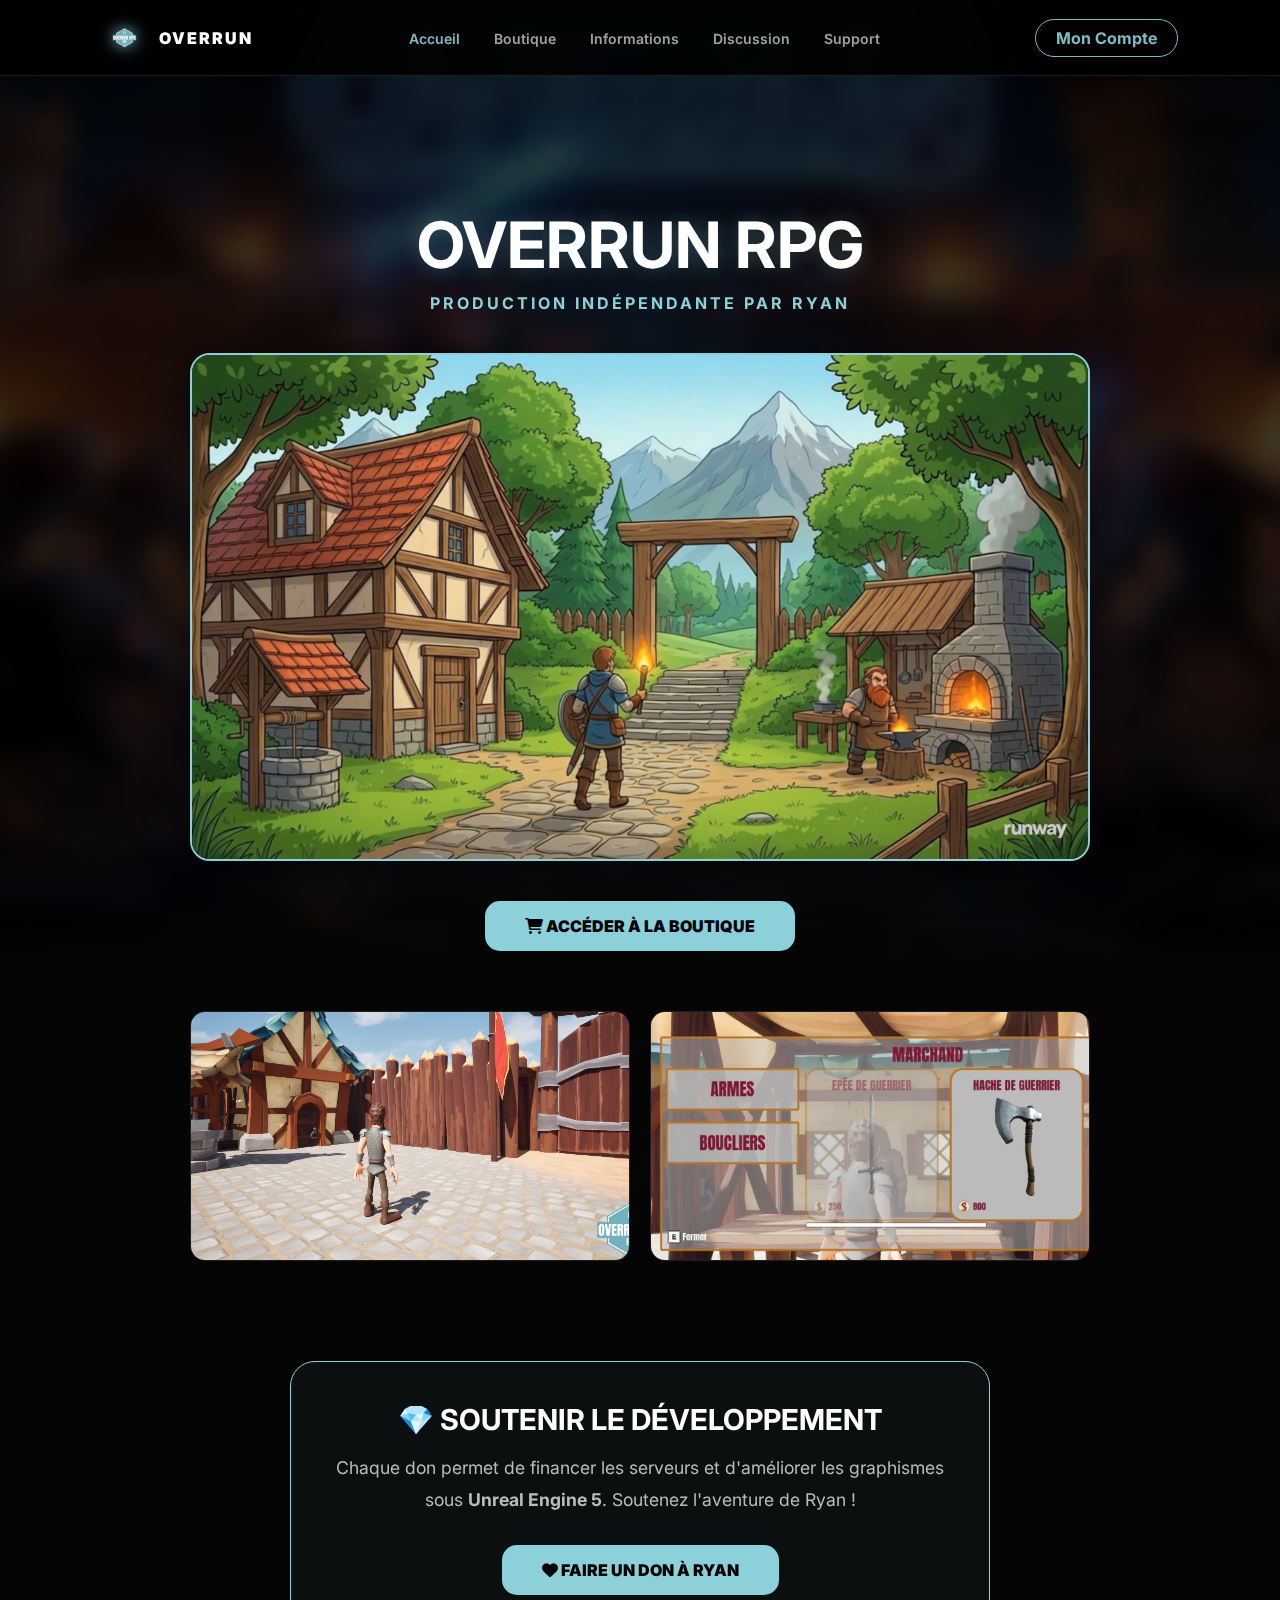
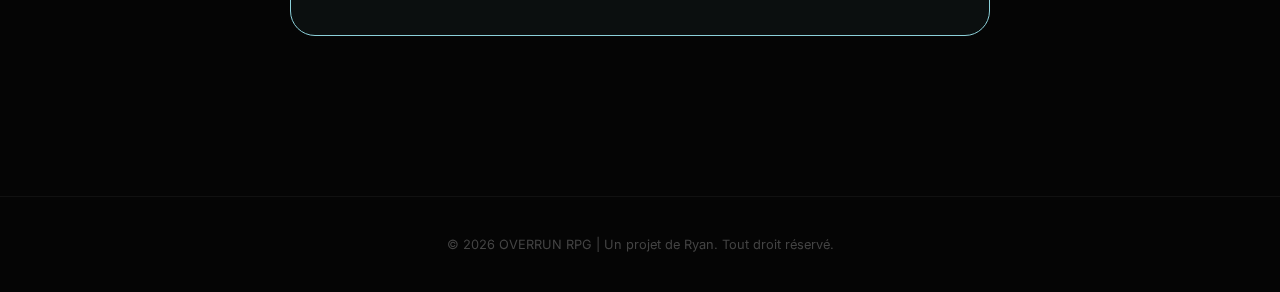
<file: index.html>
<!DOCTYPE html>
<html lang="fr">
<head>
    <meta charset="UTF-8">
    <title>OVERRUN | Officiel</title>
    <link rel="icon" type="image/png" href="logo.png">
    <link rel="stylesheet" href="style.css">
    <link rel="stylesheet" href="https://cdnjs.cloudflare.com/ajax/libs/font-awesome/6.0.0/css/all.min.css">
    <style>
        /* --- STYLES EXISTANTS --- */
        .btn-turquoise {
            display: inline-block;
            background-color: #8cd0d9;
            color: #000;
            padding: 15px 40px;
            border-radius: 15px;
            font-weight: 900;
            text-decoration: none;
            text-transform: uppercase;
            border: none;
            cursor: pointer;
            transition: all 0.3s ease;
        }
        .btn-turquoise:hover {
            transform: scale(1.05);
            box-shadow: 0 0 25px rgba(140, 208, 217, 0.5);
            background-color: #fff;
        }

        .img-container {
            width: 100%;
            height: 250px;
            overflow: hidden;
            border-radius: 15px;
            border: 1px solid rgba(255,255,255,0.1);
            transition: 0.3s;
        }
        .img-container:hover {
            border-color: #8cd0d9;
            transform: translateY(-5px);
        }
        .img-container img {
            width: 100%;
            height: 100%;
            object-fit: cover;
            display: block;
        }

        .bg-blurred {
            transition: transform 0.1s ease-out;
            pointer-events: none;
        }

        .donation-card {
            background: rgba(140, 208, 217, 0.05); 
            border: 1px solid #8cd0d9; 
            padding: 40px; 
            border-radius: 25px; 
            max-width: 700px; 
            margin: 0 auto;
            backdrop-filter: blur(10px);
            transition: 0.4s;
        }

        /* --- STYLES DU POP-UP --- */
        .modal-overlay {
            position: fixed;
            top: 0; left: 0; width: 100%; height: 100%;
            background: rgba(0, 0, 0, 0.85);
            backdrop-filter: blur(10px);
            display: flex; justify-content: center; align-items: center;
            z-index: 10000;
            visibility: hidden; opacity: 0;
            transition: 0.4s;
            cursor: pointer; /* Indique qu'on peut cliquer pour fermer */
        }
        .modal-overlay.active { visibility: visible; opacity: 1; }

        .modal-content {
            background: #111;
            border: 2px solid #8cd0d9;
            padding: 40px;
            border-radius: 30px;
            text-align: center;
            max-width: 450px;
            width: 90%;
            position: relative; /* Pour placer la croix par rapport au carré */
            box-shadow: 0 0 50px rgba(140, 208, 217, 0.3);
            transform: translateY(-30px);
            transition: 0.5s;
            cursor: default; /* Remet le curseur normal sur le contenu */
        }
        .modal-overlay.active .modal-content { transform: translateY(0); }

        /* LA CROIX ROUGE */
        .btn-close-red {
            position: absolute;
            top: -15px;
            right: -15px;
            background: #ff4444;
            color: white;
            width: 35px;
            height: 35px;
            border-radius: 50%;
            display: flex;
            align-items: center;
            justify-content: center;
            font-size: 1.2rem;
            cursor: pointer;
            border: 2px solid #fff;
            box-shadow: 0 0 15px rgba(255, 68, 68, 0.5);
            transition: 0.3s;
        }
        .btn-close-red:hover {
            transform: scale(1.1) rotate(90deg);
            background: #ff0000;
        }

        .social-btn {
            display: flex; align-items: center; justify-content: center;
            gap: 15px; padding: 15px; margin: 12px 0;
            border-radius: 12px; text-decoration: none;
            font-weight: bold; font-size: 1rem; transition: 0.3s;
            text-transform: uppercase;
        }
        .btn-yt { background: #ff0000; color: white; }
        .btn-ds { background: #5865F2; color: white; }
        .btn-dn { background: #8cd0d9; color: black; }
        
        .social-btn:hover { transform: scale(1.03); filter: brightness(1.2); }
    </style>
</head>
<body>

    <div class="modal-overlay" id="welcomeModal" onclick="closePopup()">
        <div class="modal-content" onclick="event.stopPropagation()">
            <div class="btn-close-red" onclick="closePopup()">
                <i class="fas fa-times"></i>
            </div>
            
            <h2 style="color: #fff; margin-bottom: 10px; letter-spacing: 2px;">REJOINS L'AVENTURE</h2>
            <p style="color: #8cd0d9; margin-bottom: 25px; font-size: 0.9rem;">Suis le projet de Ryan sur tous les réseaux !</p>
            
            <a href="https://youtube.com/@ryang-force?si=qOozt6OVZR-btFya" target="_blank" class="social-btn btn-yt">
                <i class="fab fa-youtube"></i> Ma Chaîne Youtube
            </a>

            <a href="https://discord.gg/MxCnDspx9F" target="_blank" class="social-btn btn-ds">
                <i class="fab fa-discord"></i> Serveur Discord
            </a>

            <a href="https://www.onparticipe.fr/c/5rxJ1liu" target="_blank" class="social-btn btn-dn">
                <i class="fas fa-heart"></i> Faire un don (Cagnotte)
            </a>
        </div>
    </div>

    <div class="bg-blurred"></div>
    <header>
        <a href="index.html" class="brand"><img src="logo.png" alt="Logo"><span class="brand-text">OVERRUN</span></a>
        <nav>
            <a href="index.html" class="active">Accueil</a>
            <a href="boutique.html">Boutique</a>
            <a href="informations.html">Informations</a>
            <a href="discussion.html">Discussion</a> 
            <a href="support.html">Support</a>
        </nav>
        <a href="compte.html" class="btn-account">Mon Compte</a>
    </header>

    <main class="container" style="text-align: center; margin-top: 50px;">
        <h1 style="font-size: 4rem; margin-bottom: 10px; text-shadow: 0 0 20px rgba(140, 208, 217, 0.3);">OVERRUN RPG</h1>
        <p style="color: #8cd0d9; margin-bottom: 40px; letter-spacing: 3px; font-weight: bold; text-transform: uppercase;">Production Indépendante par Ryan</p>

        <div style="width: 100%; max-width: 900px; margin: 0 auto 40px auto; border-radius: 20px; overflow: hidden; border: 2px solid #8cd0d9; box-shadow: 0 10px 40px rgba(0,0,0,0.5);">
            <video autoplay muted loop playsinline style="width: 100%; display: block;">
                <source src="ton-trailer.mp4" type="video/mp4">
            </video>
        </div>

        <div style="margin-bottom: 60px;">
            <a href="boutique.html" class="btn-turquoise"><i class="fas fa-shopping-cart"></i> ACCÉDER À LA BOUTIQUE</a>
        </div>

        <div style="display: grid; grid-template-columns: 1fr 1fr; gap: 20px; max-width: 900px; margin: 0 auto;">
            <div class="img-container">
                <img src="image1.jpg" alt="Capture Combat">
            </div>
            <div class="img-container">
                <img src="image2.jpg" alt="Capture Village">
            </div>
        </div>

        <div style="margin-top: 100px; padding-bottom: 80px;">
            <div class="donation-card">
                <h3 style="color: #fff; margin-bottom: 15px; font-size: 1.8rem;">💎 SOUTENIR LE DÉVELOPPEMENT</h3>
                <p style="color: #bbb; margin-bottom: 30px; line-height: 1.8; font-size: 1.1rem;">
                    Chaque don permet de financer les serveurs et d'améliorer les graphismes sous <strong>Unreal Engine 5</strong>. Soutenez l'aventure de Ryan !
                </p>
                <a href="https://www.onparticipe.fr/c/5rxJ1liu" target="_blank" class="btn-turquoise">
                    <i class="fas fa-heart"></i> FAIRE UN DON À RYAN
                </a>
            </div>
        </div>

    </main>

    <footer style="text-align: center; padding: 40px; color: #444; font-size: 0.8rem; border-top: 1px solid rgba(255,255,255,0.05);">
        &copy; 2026 OVERRUN RPG | Un projet de Ryan. Tout droit réservé.
    </footer>

    <script>
        document.addEventListener("mousemove", function(e) {
            const bg = document.querySelector(".bg-blurred");
            if (bg) {
                const moveX = (window.innerWidth / 2 - e.pageX) / 45;
                const moveY = (window.innerHeight / 2 - e.pageY) / 45;
                bg.style.transform = `scale(1.1) translate(${moveX}px, ${moveY}px)`;
            }
        });

        window.onload = function() {
            setTimeout(() => {
                document.getElementById('welcomeModal').classList.add('active');
            }, 800);
        };

        function closePopup() {
            document.getElementById('welcomeModal').classList.remove('active');
        }
    </script>
</body>

</html>
</file>
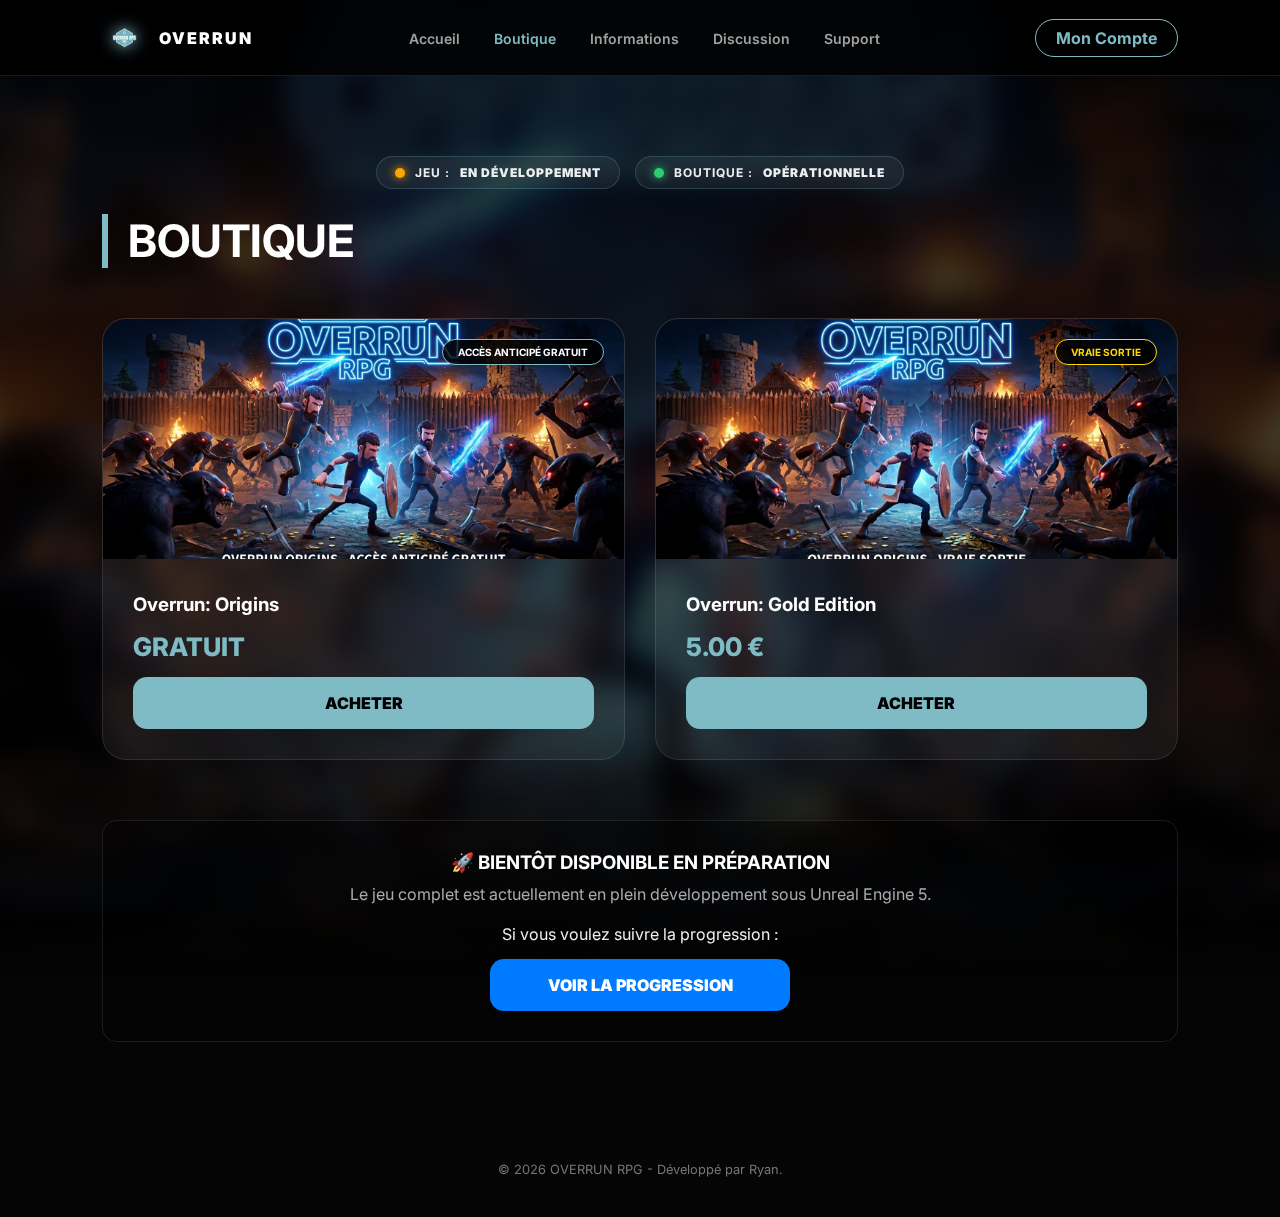
<file: boutique.html>
<!DOCTYPE html>
<html lang="fr">
<head>
    <meta charset="UTF-8">
    <title>Boutique | OVERRUN</title>
    <link rel="icon" type="image/png" href="logo.png">
    <link rel="stylesheet" href="style.css">
    <link rel="stylesheet" href="https://cdnjs.cloudflare.com/ajax/libs/font-awesome/6.0.0/css/all.min.css">
    <style>
        /* --- SYSTÈME DE STATUT DES SERVICES --- */
        .service-status-container {
            display: flex;
            justify-content: center;
            gap: 15px;
            margin-bottom: 25px;
            flex-wrap: wrap;
        }

        .status-item {
            background: rgba(255, 255, 255, 0.05);
            border: 1px solid rgba(140, 208, 217, 0.2);
            padding: 8px 18px;
            border-radius: 50px;
            font-size: 0.75rem;
            color: #eee;
            display: flex;
            align-items: center;
            gap: 10px;
            letter-spacing: 1px;
            text-transform: uppercase;
            font-weight: bold;
            transition: 0.3s;
        }

        .status-item:hover {
            border-color: #8cd0d9;
            background: rgba(140, 208, 217, 0.1);
            transform: translateY(-2px);
        }

        /* Point clignotant */
        .dot {
            height: 10px;
            width: 10px;
            border-radius: 50%;
            display: inline-block;
        }

        .dot-orange {
            background-color: #ffa500;
            box-shadow: 0 0 10px #ffa500;
            animation: blink 1.5s infinite;
        }

        .dot-green {
            background-color: #2ecc71;
            box-shadow: 0 0 10px #2ecc71;
        }

        @keyframes blink {
            0% { opacity: 1; transform: scale(1); }
            50% { opacity: 0.4; transform: scale(0.8); }
            100% { opacity: 1; transform: scale(1); }
        }
    </style>
</head>
<body>
    <div class="bg-blurred"></div>
    <header>
        <a href="index.html" class="brand"><img src="logo.png" alt="Logo"><span class="brand-text">OVERRUN</span></a>
        <nav>
            <a href="index.html">Accueil</a>
            <a href="boutique.html" class="active">Boutique</a>
            <a href="informations.html">Informations</a>
            <a href="discussion.html">Discussion</a>
            <a href="support.html">Support</a>
        </nav>
        <a href="compte.html" class="btn-account">Mon Compte</a>
    </header>

    <div class="container">
        
        <div class="service-status-container">
            <div class="status-item">
                <span class="dot dot-orange"></span>
                JEU : <strong>EN DÉVELOPPEMENT</strong>
            </div>
            <div class="status-item">
                <span class="dot dot-green"></span>
                BOUTIQUE : <strong>OPÉRATIONNELLE</strong>
            </div>
        </div>

        <h2 class="section-title">Boutique</h2>
        
        <div class="games-grid">
            <div class="game-card">
                <div class="card-badge">ACCÈS ANTICIPÉ GRATUIT</div>
                <img src="image-anticipe.jpg" class="game-img">
                <div class="card-body">
                    <h3>Overrun: Origins</h3>
                    <span class="price">GRATUIT</span>
                    <a href="https://gamryan.itch.io/overrun-rpg" target="_blank" class="btn-buy">ACHETER</a>
                </div>
            </div>

            <div class="game-card">
                <div class="card-badge" style="border-color:#ffd700; color:#ffd700">VRAIE SORTIE</div>
                <img src="image-gold.jpg" class="game-img">
                <div class="card-body">
                    <h3>Overrun: Gold Edition</h3>
                    <span class="price">5.00 €</span>
                    <a href="https://gamryan.itch.io/overrun-rpg" target="_blank" class="btn-buy">ACHETER</a>
                </div>
            </div>
        </div>

        <div style="margin-top: 60px; padding: 30px; background: rgba(0, 0, 0, 0.4); border: 1px solid rgba(255,255,255,0.1); border-radius: 15px; text-align: center;">
            <h3 style="color: #fff; margin-bottom: 10px;">🚀 BIENTÔT DISPONIBLE EN PRÉPARATION</h3>
            <p style="color: #aaa; margin-bottom: 20px;">Le jeu complet est actuellement en plein développement sous Unreal Engine 5.</p>
            
            <p style="margin-bottom: 15px; color: #eee;">Si vous voulez suivre la progression :</p>
            
            <a href="roadmap.html" class="btn-buy" style="background-color: #007bff; border: none; color: white; display: inline-block; max-width: 300px; text-decoration: none;">
                VOIR LA PROGRESSION
            </a>
        </div>
    </div>

    <footer style="text-align: center; padding: 40px; color: #777; font-size: 0.8rem;">
        &copy; 2026 OVERRUN RPG - Développé par Ryan.
    </footer>
</body>
</html>
</file>
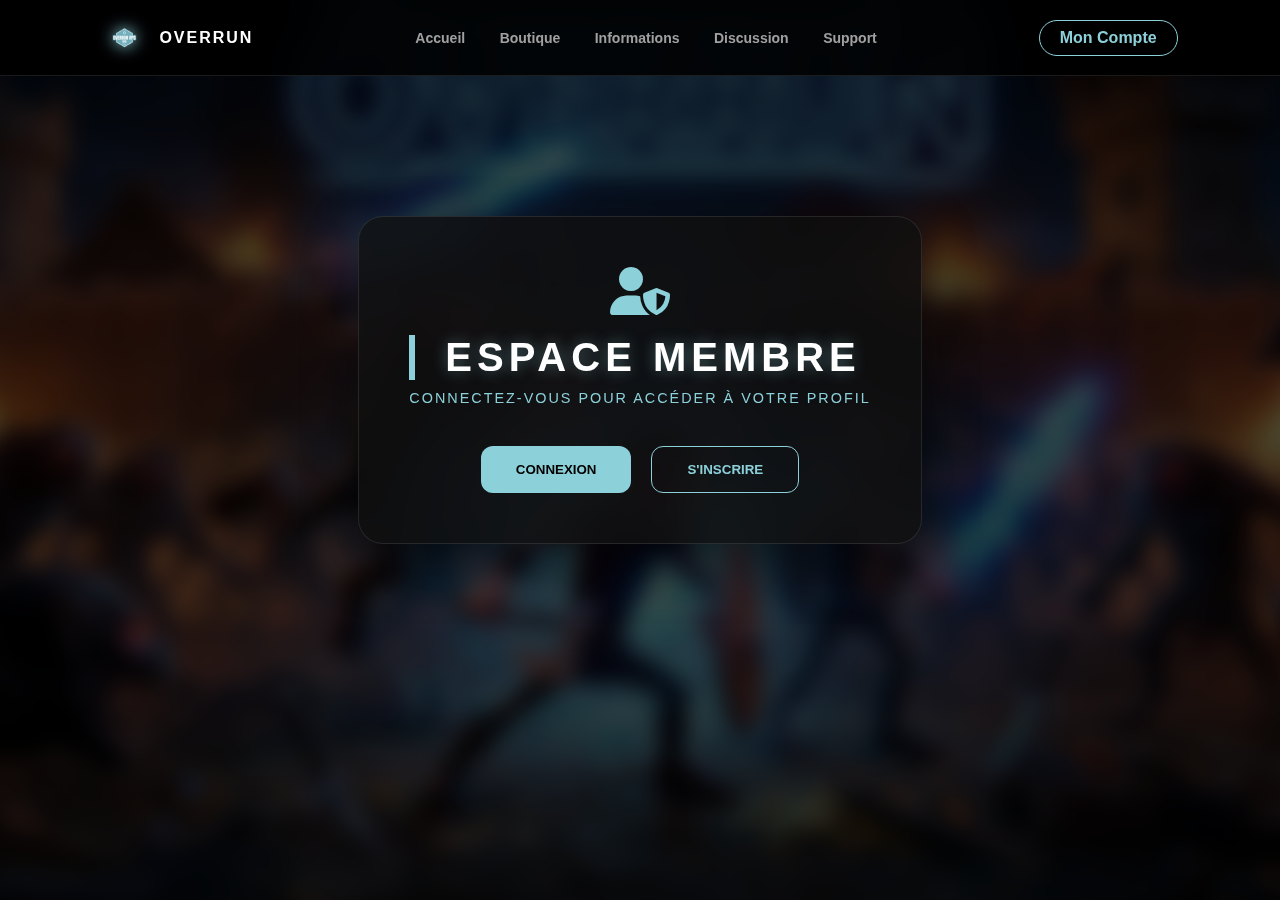
<file: compte.html>
<!DOCTYPE html>
<html lang="fr">
<head>
    <meta charset="UTF-8">
    <meta name="viewport" content="width=device-width, initial-scale=1.0">
    <title>Mon Profil | OVERRUN</title>
    <link rel="icon" type="image/png" href="logo.png">
    <link rel="stylesheet" href="style.css">
    <link rel="stylesheet" href="https://cdnjs.cloudflare.com/ajax/libs/font-awesome/6.4.0/css/all.min.css">
    
    <style>
        :root {
            --accent: #8cd0d9;
            --accent-glow: rgba(140, 208, 217, 0.4);
            --bg-dark: #0a0b0d;
            --glass: rgba(255, 255, 255, 0.03);
            --glass-border: rgba(255, 255, 255, 0.1);
            --error: #ff4d4d;
            --success: #2ecc71;
        }

        body {
            margin: 0;
            font-family: 'Segoe UI', Roboto, sans-serif;
            background-color: var(--bg-dark);
            color: white;
            min-height: 100vh;
        }

        .bg-blurred {
            position: fixed;
            top: 0; left: 0; width: 100%; height: 100%;
            background: linear-gradient(rgba(0,0,0,0.7), rgba(0,0,0,0.7)), url('fond-accueil.jpg');
            background-size: cover;
            background-position: center;
            z-index: -1;
            filter: blur(10px);
            transform: scale(1.1);
        }

        .container {
            max-width: 1000px;
            margin: 120px auto 50px;
            padding: 20px;
            animation: fadeIn 0.8s ease-out;
        }

        @keyframes fadeIn {
            from { opacity: 0; transform: translateY(20px); }
            to { opacity: 1; transform: translateY(0); }
        }

        .auth-card {
            background: rgba(15, 15, 15, 0.8);
            backdrop-filter: blur(20px);
            border: 1px solid var(--glass-border);
            border-radius: 25px;
            padding: 50px;
            text-align: center;
            box-shadow: 0 20px 50px rgba(0,0,0,0.5);
            position: relative;
        }

        .section-title {
            font-size: 2.5rem;
            text-transform: uppercase;
            letter-spacing: 5px;
            margin-bottom: 10px;
            text-shadow: 0 0 15px var(--accent-glow);
        }

        .section-subtitle {
            color: var(--accent);
            font-size: 0.9rem;
            margin-bottom: 40px;
            text-transform: uppercase;
            letter-spacing: 2px;
        }

        .btn-main {
            background: var(--accent);
            color: black;
            border: none;
            padding: 15px 35px;
            border-radius: 12px;
            font-weight: 900;
            cursor: pointer;
            transition: 0.3s;
            text-transform: uppercase;
            display: inline-flex;
            align-items: center;
            gap: 10px;
        }

        .btn-main:hover {
            transform: scale(1.05);
            box-shadow: 0 10px 20px var(--accent-glow);
        }

        .btn-outline {
            background: transparent;
            border: 1px solid var(--accent);
            color: var(--accent);
        }

        .modal {
            position: fixed;
            top: 0; left: 0; width: 100%; height: 100%;
            background: rgba(0,0,0,0.9);
            backdrop-filter: blur(15px);
            display: none;
            justify-content: center;
            align-items: center;
            z-index: 9999;
        }

        .modal-content {
            background: #111;
            border: 1px solid var(--accent);
            padding: 40px;
            border-radius: 30px;
            width: 90%;
            max-width: 400px;
            position: relative;
        }

        .close-modal {
            position: absolute;
            top: 20px; right: 20px;
            color: white;
            font-size: 1.5rem;
            cursor: pointer;
        }

        /* Notifications style pro */
        .status-msg {
            font-size: 0.85rem;
            margin-bottom: 20px;
            padding: 12px;
            border-radius: 10px;
            display: none;
            font-weight: 600;
            text-transform: uppercase;
            letter-spacing: 1px;
        }

        .error-msg { color: var(--error); background: rgba(255, 77, 77, 0.1); border-left: 4px solid var(--error); }
        .success-msg { color: var(--success); background: rgba(46, 204, 113, 0.1); border-left: 4px solid var(--success); }

        .input-group {
            margin-bottom: 20px;
            text-align: left;
        }

        .input-group label {
            display: block;
            margin-bottom: 8px;
            color: #888;
            font-size: 0.8rem;
            text-transform: uppercase;
        }

        .input-group input {
            width: 100%;
            background: rgba(255,255,255,0.05);
            border: 1px solid rgba(255,255,255,0.1);
            padding: 12px 15px;
            border-radius: 10px;
            color: white;
            outline: none;
            box-sizing: border-box;
        }

        .input-group input:focus { border-color: var(--accent); }

        .settings-container {
            margin-top: 40px;
            padding-top: 30px;
            border-top: 1px solid var(--glass-border);
            text-align: left;
        }

        .settings-grid {
            display: grid;
            grid-template-columns: repeat(auto-fit, minmax(250px, 1fr));
            gap: 20px;
        }

        .profile-header {
            display: flex;
            align-items: center;
            gap: 25px;
            margin-bottom: 30px;
            text-align: left;
        }

        .profile-avatar {
            width: 80px; height: 80px;
            background: var(--accent);
            border-radius: 20px;
            display: flex; align-items: center; justify-content: center;
            font-size: 2rem; color: black;
        }
    </style>
</head>
<body>
    <div class="bg-blurred"></div>

    <header>
        <a href="index.html" class="brand">
            <img src="logo.png" alt="Logo">
            <span class="brand-text">OVERRUN</span>
        </a>
        <nav>
            <a href="index.html">Accueil</a>
            <a href="boutique.html">Boutique</a>
            <a href="informations.html">Informations</a>
            <a href="discussion.html">Discussion</a>
            <a href="support.html">Support</a>
        </nav>
        <a href="compte.html" class="btn-account active">Mon Compte</a>
    </header>

    <div class="container">
        <div id="auth-ui" class="auth-card">
            <i class="fas fa-user-shield" style="font-size: 3rem; color: var(--accent); margin-bottom: 20px;"></i>
            <h2 class="section-title">Espace Membre</h2>
            <p class="section-subtitle">Connectez-vous pour accéder à votre profil</p>
            <div style="display: flex; gap: 20px; justify-content: center;">
                <button class="btn-main" onclick="openM('login-m')">CONNEXION</button>
                <button class="btn-main btn-outline" onclick="openM('reg-m')">S'INSCRIRE</button>
            </div>
        </div>

        <div id="user-ui" style="display:none;" class="auth-card">
            <div class="profile-header">
                <div class="profile-avatar"><i class="fas fa-user"></i></div>
                <div>
                    <h2 id="display-u" style="margin:0; font-size: 2rem;">Pseudo</h2>
                    <p id="display-e" style="margin:5px 0 0 0; color: #888;"></p>
                </div>
            </div>

            <div class="settings-container">
                <h3 style="color: var(--accent); margin-bottom: 25px;"><i class="fas fa-cog"></i> Paramètres</h3>
                
                <div id="status-msg" class="status-msg"></div>
                
                <div class="settings-grid">
                    <div class="input-group">
                        <label>Changer le Pseudo</label>
                        <input type="text" id="set-u">
                    </div>
                    <div class="input-group">
                        <label>Changer l'Email</label>
                        <input type="email" id="set-e">
                    </div>
                    <div class="input-group">
                        <label>Nouveau Mot de passe</label>
                        <input type="password" id="set-p" placeholder="Laisser vide pour garder l'actuel">
                    </div>
                </div>

                <div style="display: flex; gap: 15px; margin-top: 20px;">
                    <button class="btn-main" onclick="updateAccount()">SAUVEGARDER</button>
                    <button onclick="logout()" class="btn-main" style="background: var(--error); color: white;">DECONNEXION</button>
                </div>
            </div>
        </div>
    </div>

    <div id="login-m" class="modal">
        <div class="modal-content">
            <span class="close-modal" onclick="closeM('login-m')">&times;</span>
            <h3 style="color: var(--accent);">CONNEXION</h3>
            <div id="login-status" class="status-msg"></div>
            <div class="input-group"><label>Email</label><input type="email" id="l-e"></div>
            <div class="input-group"><label>Mot de passe</label><input type="password" id="l-p"></div>
            <button class="btn-main" style="width: 100%; justify-content: center;" onclick="login()">Se connecter</button>
        </div>
    </div>

    <div id="reg-m" class="modal">
        <div class="modal-content">
            <span class="close-modal" onclick="closeM('reg-m')">&times;</span>
            <h3 style="color: var(--accent);">S'INSCRIRE</h3>
            <div id="reg-status" class="status-msg"></div>
            <div class="input-group"><label>Pseudo</label><input type="text" id="r-u"></div>
            <div class="input-group"><label>Email (@gmail, @hotmail... + .com, .fr...)</label><input type="email" id="r-e"></div>
            <div class="input-group"><label>Mot de passe</label><input type="password" id="r-p"></div>
            <button class="btn-main" style="width: 100%; justify-content: center;" onclick="register()">Créer mon compte</button>
        </div>
    </div>

    <script>
        const openM = (id) => document.getElementById(id).style.display='flex';
        const closeM = (id) => document.getElementById(id).style.display='none';
        
        function notify(id, msg, type) {
            const el = document.getElementById(id);
            el.innerText = msg;
            el.className = 'status-msg ' + (type === 'success' ? 'success-msg' : 'error-msg');
            el.style.display = 'block';
            if(type === 'success') setTimeout(() => location.reload(), 1200);
        }

        // --- Vérification Email Stricte ---
        function isValidEmail(email) {
            // Vérifie le format : texte + @ + texte + . + extension (2 lettres min)
            const regex = /^[^\s@]+@[^\s@]+\.[a-zA-Z]{2,}$/;
            return regex.test(email);
        }

        function register() {
            const u = document.getElementById('r-u').value.trim(), e = document.getElementById('r-e').value.trim(), p = document.getElementById('r-p').value;
            
            if(u.length < 3) return notify('reg-status', "Pseudo trop court.", 'error');
            if(!isValidEmail(e)) return notify('reg-status', "Format d'email invalide (ex: nom@domaine.com).", 'error');
            if(p.length < 8) return notify('reg-status', "MDP trop court (8 min).", 'error');

            let users = JSON.parse(localStorage.getItem('users')) || [];
            if(users.some(x => x.u.toLowerCase() === u.toLowerCase())) return notify('reg-status', "Pseudo déjà pris.", 'error');
            if(users.some(x => x.e === e)) return notify('reg-status', "Email déjà utilisé.", 'error');

            const newUser = {u, e, p, banned: false};
            users.push(newUser);
            localStorage.setItem('users', JSON.stringify(users));
            
            // CONNEXION AUTOMATIQUE
            localStorage.setItem('session', JSON.stringify(newUser));
            notify('reg-status', "Compte créé ! Bienvenue.", 'success');
        }

        function login() {
            const e = document.getElementById('l-e').value.trim(), p = document.getElementById('l-p').value;
            const users = JSON.parse(localStorage.getItem('users')) || [];
            const user = users.find(x => x.e === e && x.p === p);
            
            if(!user) return notify('login-status', "Identifiants incorrects.", 'error');
            localStorage.setItem('session', JSON.stringify(user)); 
            notify('login-status', "Connexion réussie !", 'success');
        }

        function updateAccount() {
            let users = JSON.parse(localStorage.getItem('users'));
            let session = JSON.parse(localStorage.getItem('session'));
            const idx = users.findIndex(x => x.e === session.e);
            
            const newU = document.getElementById('set-u').value.trim();
            const newE = document.getElementById('set-e').value.trim();
            const newP = document.getElementById('set-p').value;

            if(newU && newU !== session.u) {
                if(users.some(x => x.u.toLowerCase() === newU.toLowerCase())) return notify('status-msg', "Pseudo déjà pris.", 'error');
                users[idx].u = newU; session.u = newU;
            }
            if(newE && newE !== session.e) {
                if(!isValidEmail(newE)) return notify('status-msg', "Format email invalide.", 'error');
                if(users.some(x => x.e === newE)) return notify('status-msg', "Email déjà utilisé.", 'error');
                users[idx].e = newE; session.e = newE;
            }
            if(newP) {
                if(newP.length < 8) return notify('status-msg', "8 caractères min pour le MDP.", 'error');
                users[idx].p = newP; session.p = newP;
            }

            localStorage.setItem('users', JSON.stringify(users));
            localStorage.setItem('session', JSON.stringify(session));
            notify('status-msg', "Modifications enregistrées !", 'success');
        }

        function logout(){ localStorage.removeItem('session'); location.reload(); }

        window.onload = () => {
            const s = JSON.parse(localStorage.getItem('session'));
            if(s) {
                document.getElementById('auth-ui').style.display='none';
                document.getElementById('user-ui').style.display='block';
                document.getElementById('display-u').innerText = s.u;
                document.getElementById('display-e').innerText = s.e;
                document.getElementById('set-u').value = s.u;
                document.getElementById('set-e').value = s.e;
            }
        };
    </script>
</body>
</html>
</file>
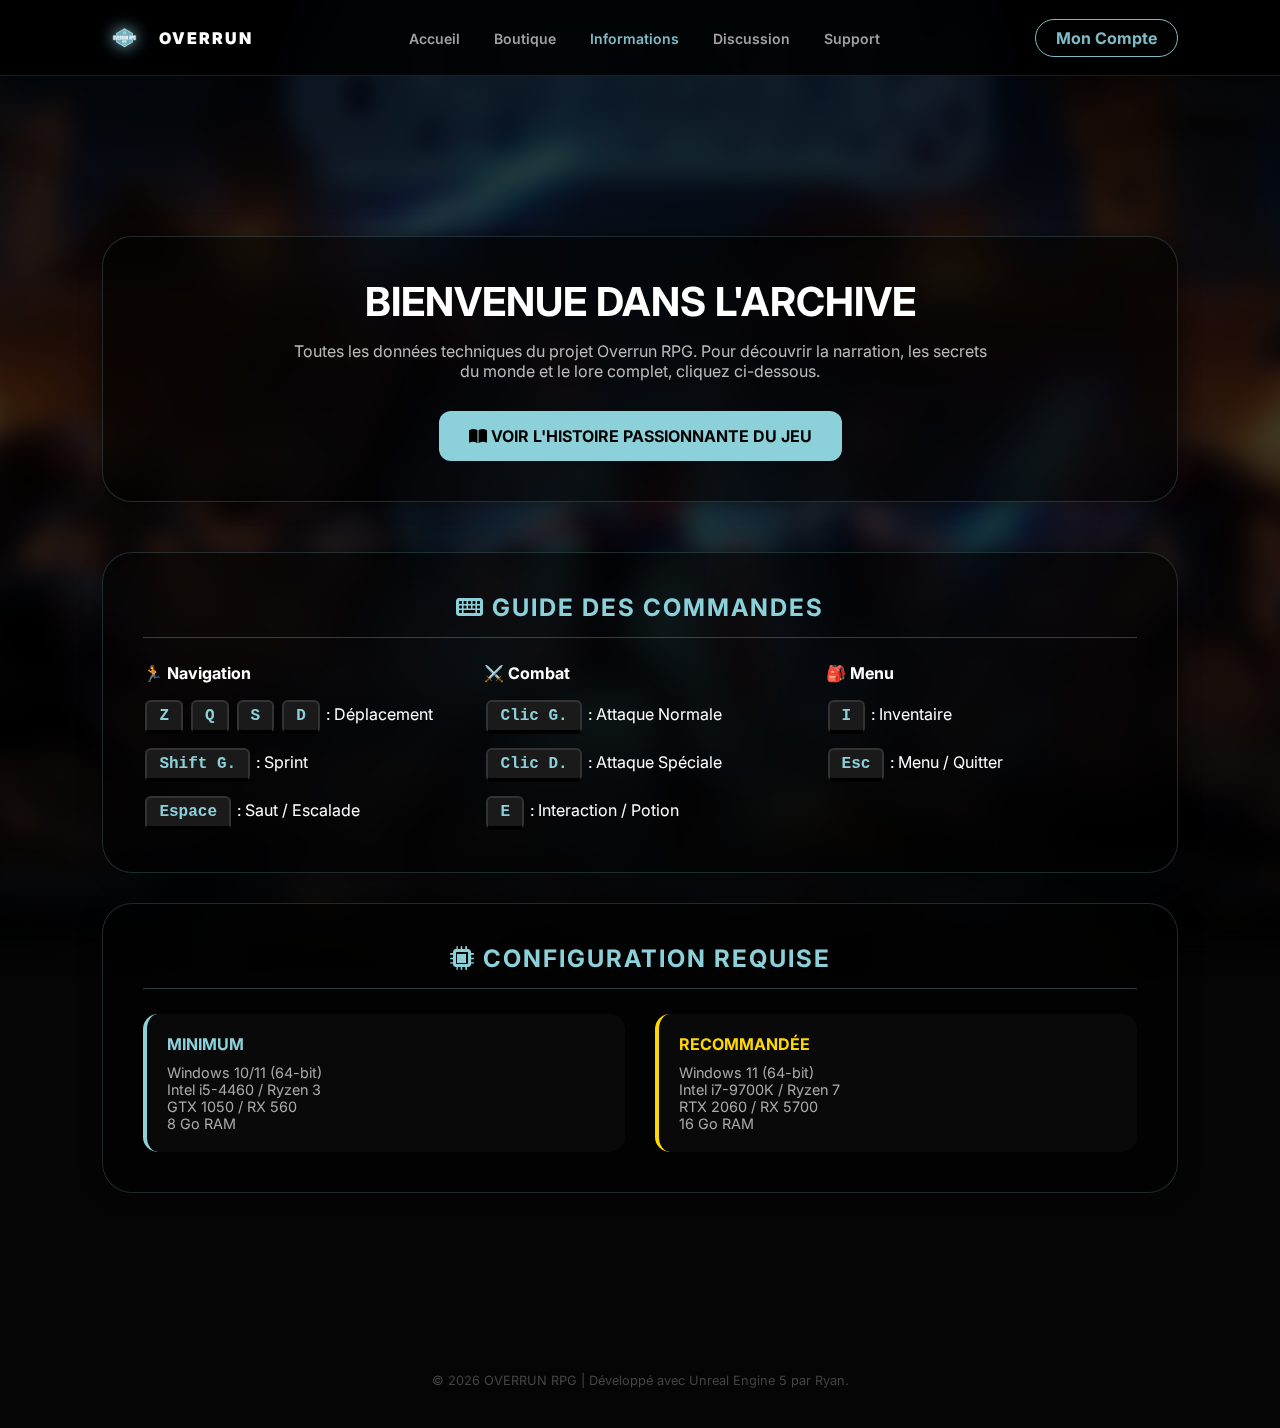
<file: informations.html>
<!DOCTYPE html>
<html lang="fr">
<head>
    <meta charset="UTF-8">
    <title>Base de Données | OVERRUN RPG</title>
    <link rel="stylesheet" href="style.css">
    <link rel="stylesheet" href="https://cdnjs.cloudflare.com/ajax/libs/font-awesome/6.0.0/css/all.min.css">
    <style>
        /* Style Gaming Moderne pour les touches */
        .key {
            display: inline-block;
            padding: 5px 12px;
            background: #1a1a1a;
            border: 2px solid #333;
            border-bottom: 4px solid #000;
            border-radius: 6px;
            color: #8cd0d9;
            font-weight: bold;
            font-family: 'Courier New', Courier, monospace;
            margin: 2px;
        }

        /* Classe Conteneur Spéciale avec effet de lueur */
        .info-container-style {
            background: rgba(0, 0, 0, 0.6);
            border: 1px solid rgba(140, 208, 217, 0.2);
            border-radius: 30px;
            padding: 40px;
            margin-top: 30px;
            backdrop-filter: blur(15px);
            box-shadow: 0 0 20px rgba(0, 0, 0, 0.5);
        }

        .wiki-grid {
            display: grid;
            grid-template-columns: repeat(auto-fit, minmax(280px, 1fr));
            gap: 30px;
            text-align: left;
            margin-top: 20px;
        }

        .config-card {
            background: rgba(255, 255, 255, 0.03);
            padding: 20px;
            border-radius: 15px;
            border-left: 4px solid #8cd0d9;
        }

        .section-header {
            border-bottom: 1px solid rgba(140, 208, 217, 0.3);
            padding-bottom: 15px;
            margin-bottom: 25px;
            color: #8cd0d9;
            text-transform: uppercase;
            letter-spacing: 2px;
        }

        .btn-story {
            display: inline-block;
            background: #8cd0d9;
            color: #000;
            padding: 15px 30px;
            border-radius: 12px;
            font-weight: bold;
            text-decoration: none;
            transition: 0.4s ease;
            text-transform: uppercase;
        }

        .btn-story:hover {
            transform: translateY(-3px);
            box-shadow: 0 5px 20px rgba(140, 208, 217, 0.4);
            background: #fff;
        }
    </style>
</head>
<body>
    <div class="bg-blurred"></div>

    <header>
        <a href="index.html" class="brand">
            <img src="logo.png" alt="Logo">
            <span class="brand-text">OVERRUN</span>
        </a>
        <nav>
            <a href="index.html">Accueil</a>
            <a href="boutique.html">Boutique</a>
            <a href="informations.html" class="active">Informations</a>
            <a href="discussion.html">Discussion</a>
            <a href="support.html">Support</a>
        </nav>
        <a href="compte.html" class="btn-account">Mon Compte</a>
    </header>

    <main class="container" style="margin-top: 50px; text-align: center;">
        
        <div class="info-container-style" style="margin-bottom: 50px;">
            <h1 style="color: #fff; font-size: 2.5rem; margin-bottom: 15px;">BIENVENUE DANS L'ARCHIVE</h1>
            <p style="color: #bbb; max-width: 700px; margin: 0 auto 30px auto;">
                Toutes les données techniques du projet Overrun RPG. Pour découvrir la narration, les secrets du monde et le lore complet, cliquez ci-dessous.
            </p>
            <a href="overrun-details.html" class="btn-story">
                <i class="fas fa-book-open"></i> Voir l'histoire passionnante du jeu
            </a>
        </div>

        <div class="info-container-style">
            <h2 class="section-header"><i class="fas fa-keyboard"></i> Guide des Commandes</h2>
            <div class="wiki-grid">
                <div>
                    <h4 style="color: #fff; margin-bottom: 15px;">🏃 Navigation</h4>
                    <p><span class="key">Z</span> <span class="key">Q</span> <span class="key">S</span> <span class="key">D</span> : Déplacement</p>
                    <p style="margin-top:10px;"><span class="key">Shift G.</span> : Sprint</p>
                    <p style="margin-top:10px;"><span class="key">Espace</span> : Saut / Escalade</p>
                </div>
                <div>
                    <h4 style="color: #fff; margin-bottom: 15px;">⚔️ Combat</h4>
                    <p><span class="key">Clic G.</span> : Attaque Normale</p>
                    <p style="margin-top:10px;"><span class="key">Clic D.</span> : Attaque Spéciale</p>
                    <p style="margin-top:10px;"><span class="key">E</span> : Interaction / Potion</p>
                </div>
                <div>
                    <h4 style="color: #fff; margin-bottom: 15px;">🎒 Menu</h4>
                    <p><span class="key">I</span> : Inventaire</p>
                    <p style="margin-top:10px;"><span class="key">Esc</span> : Menu / Quitter</p>
                </div>
            </div>
        </div>

        <div class="info-container-style" style="margin-bottom: 60px;">
            <h2 class="section-header"><i class="fas fa-microchip"></i> Configuration Requise</h2>
            <div class="wiki-grid">
                <div class="config-card">
                    <h4 style="color: #8cd0d9; margin-bottom: 10px;">MINIMUM</h4>
                    <ul style="list-style: none; padding: 0; color: #aaa; font-size: 0.9rem;">
                        <li>Windows 10/11 (64-bit)</li>
                        <li>Intel i5-4460 / Ryzen 3</li>
                        <li>GTX 1050 / RX 560</li>
                        <li>8 Go RAM</li>
                    </ul>
                </div>
                <div class="config-card" style="border-color: #ffd700;">
                    <h4 style="color: #ffd700; margin-bottom: 10px;">RECOMMANDÉE</h4>
                    <ul style="list-style: none; padding: 0; color: #aaa; font-size: 0.9rem;">
                        <li>Windows 11 (64-bit)</li>
                        <li>Intel i7-9700K / Ryzen 7</li>
                        <li>RTX 2060 / RX 5700</li>
                        <li>16 Go RAM</li>
                    </ul>
                </div>
            </div>
        </div>

    </main>

    <footer style="text-align: center; padding: 40px; color: #444; font-size: 0.8rem;">
        &copy; 2026 OVERRUN RPG | Développé avec Unreal Engine 5 par Ryan.
    </footer>

</body>
</html>
</file>
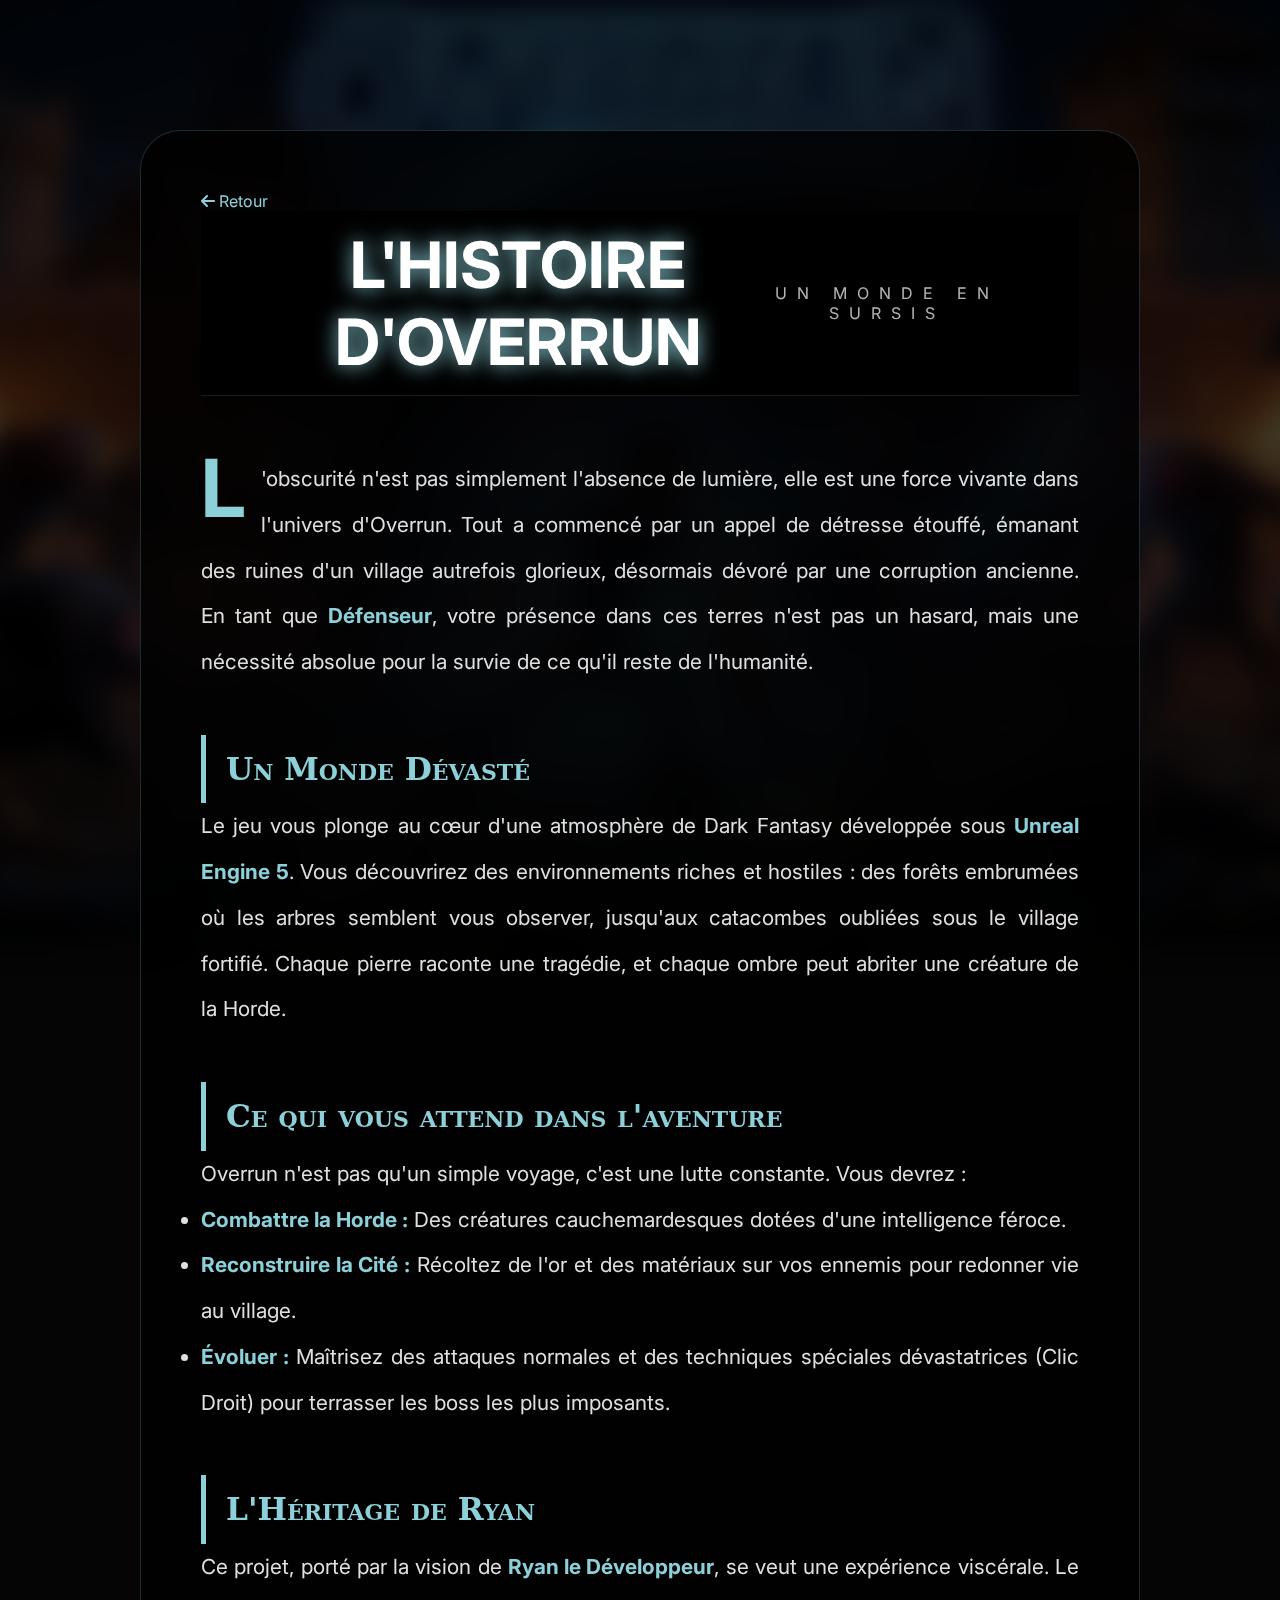
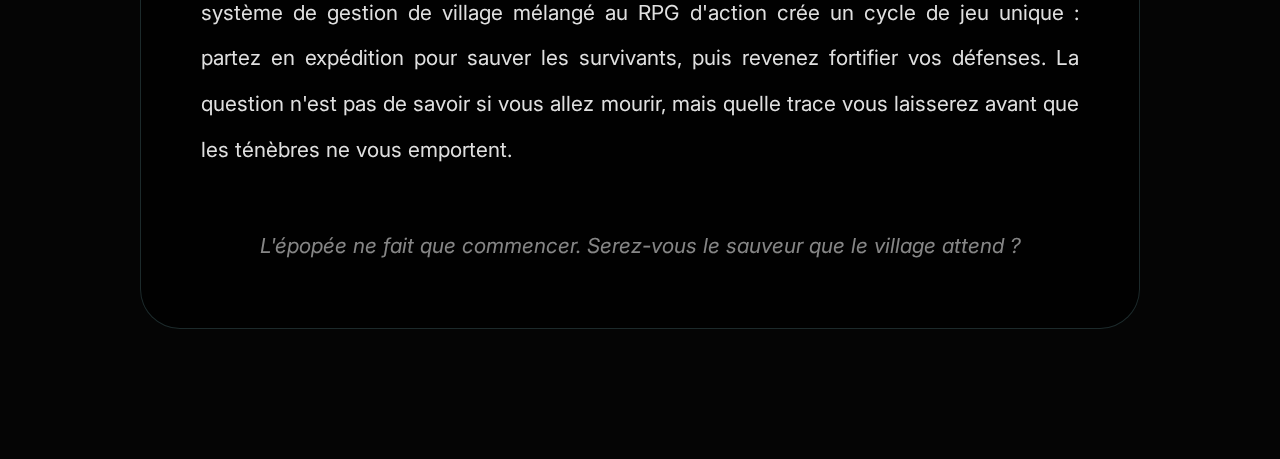
<file: overrun-details.html>
<!DOCTYPE html>
<html lang="fr">
<head>
    <meta charset="UTF-8">
    <title>L'Épopée Overrun | Histoire du Jeu</title>
    <link rel="stylesheet" href="style.css">
    <link rel="stylesheet" href="https://cdnjs.cloudflare.com/ajax/libs/font-awesome/6.0.0/css/all.min.css">
    <style>
        .story-page { max-width: 1000px; margin: 50px auto; padding: 60px; background: rgba(0, 0, 0, 0.8); border-radius: 40px; border: 1px solid #8cd0d933; backdrop-filter: blur(20px); }
        .story-content { font-size: 1.3rem; line-height: 2.2; color: #e0e0e0; text-align: justify; }
        .story-content h2 { color: #8cd0d9; margin-top: 50px; font-family: 'serif'; font-variant: small-caps; border-left: 5px solid #8cd0d9; padding-left: 20px; }
        .dropcap { float: left; font-size: 5rem; line-height: 0.8; padding-right: 15px; color: #8cd0d9; font-weight: bold; }
        .highlight { color: #8cd0d9; font-weight: bold; }
    </style>
</head>
<body>
    <div class="bg-blurred"></div>
    
    <div class="container">
        <div class="story-page">
            <a href="informations.html" style="color: #8cd0d9; text-decoration: none;"><i class="fas fa-arrow-left"></i> Retour</a>
            
            <header style="text-align: center; margin-bottom: 60px;">
                <h1 style="font-size: 4rem; text-shadow: 0 0 20px #8cd0d9;">L'HISTOIRE D'OVERRUN</h1>
                <p style="letter-spacing: 10px; opacity: 0.7;">UN MONDE EN SURSIS</p>
            </header>

            <div class="story-content">
                <p><span class="dropcap">L</span>'obscurité n'est pas simplement l'absence de lumière, elle est une force vivante dans l'univers d'Overrun. Tout a commencé par un appel de détresse étouffé, émanant des ruines d'un village autrefois glorieux, désormais dévoré par une corruption ancienne. En tant que <span class="highlight">Défenseur</span>, votre présence dans ces terres n'est pas un hasard, mais une nécessité absolue pour la survie de ce qu'il reste de l'humanité.</p>

                <h2>Un Monde Dévasté</h2>
                <p>Le jeu vous plonge au cœur d'une atmosphère de Dark Fantasy développée sous <span class="highlight">Unreal Engine 5</span>. Vous découvrirez des environnements riches et hostiles : des forêts embrumées où les arbres semblent vous observer, jusqu'aux catacombes oubliées sous le village fortifié. Chaque pierre raconte une tragédie, et chaque ombre peut abriter une créature de la Horde.</p>

                <h2>Ce qui vous attend dans l'aventure</h2>
                <p>Overrun n'est pas qu'un simple voyage, c'est une lutte constante. Vous devrez :</p>
                <ul>
                    <li><span class="highlight">Combattre la Horde :</span> Des créatures cauchemardesques dotées d'une intelligence féroce.</li>
                    <li><span class="highlight">Reconstruire la Cité :</span> Récoltez de l'or et des matériaux sur vos ennemis pour redonner vie au village.</li>
                    <li><span class="highlight">Évoluer :</span> Maîtrisez des attaques normales et des techniques spéciales dévastatrices (Clic Droit) pour terrasser les boss les plus imposants.</li>
                </ul>

                <h2>L'Héritage de Ryan</h2>
                <p>Ce projet, porté par la vision de <span class="highlight">Ryan le Développeur</span>, se veut une expérience viscérale. Le système de gestion de village mélangé au RPG d'action crée un cycle de jeu unique : partez en expédition pour sauver les survivants, puis revenez fortifier vos défenses. La question n'est pas de savoir si vous allez mourir, mais quelle trace vous laisserez avant que les ténèbres ne vous emportent.</p>

                <p style="margin-top: 50px; font-style: italic; text-align: center; opacity: 0.6;">L'épopée ne fait que commencer. Serez-vous le sauveur que le village attend ?</p>
            </div>
        </div>
    </div>
</body>
</html>
</file>
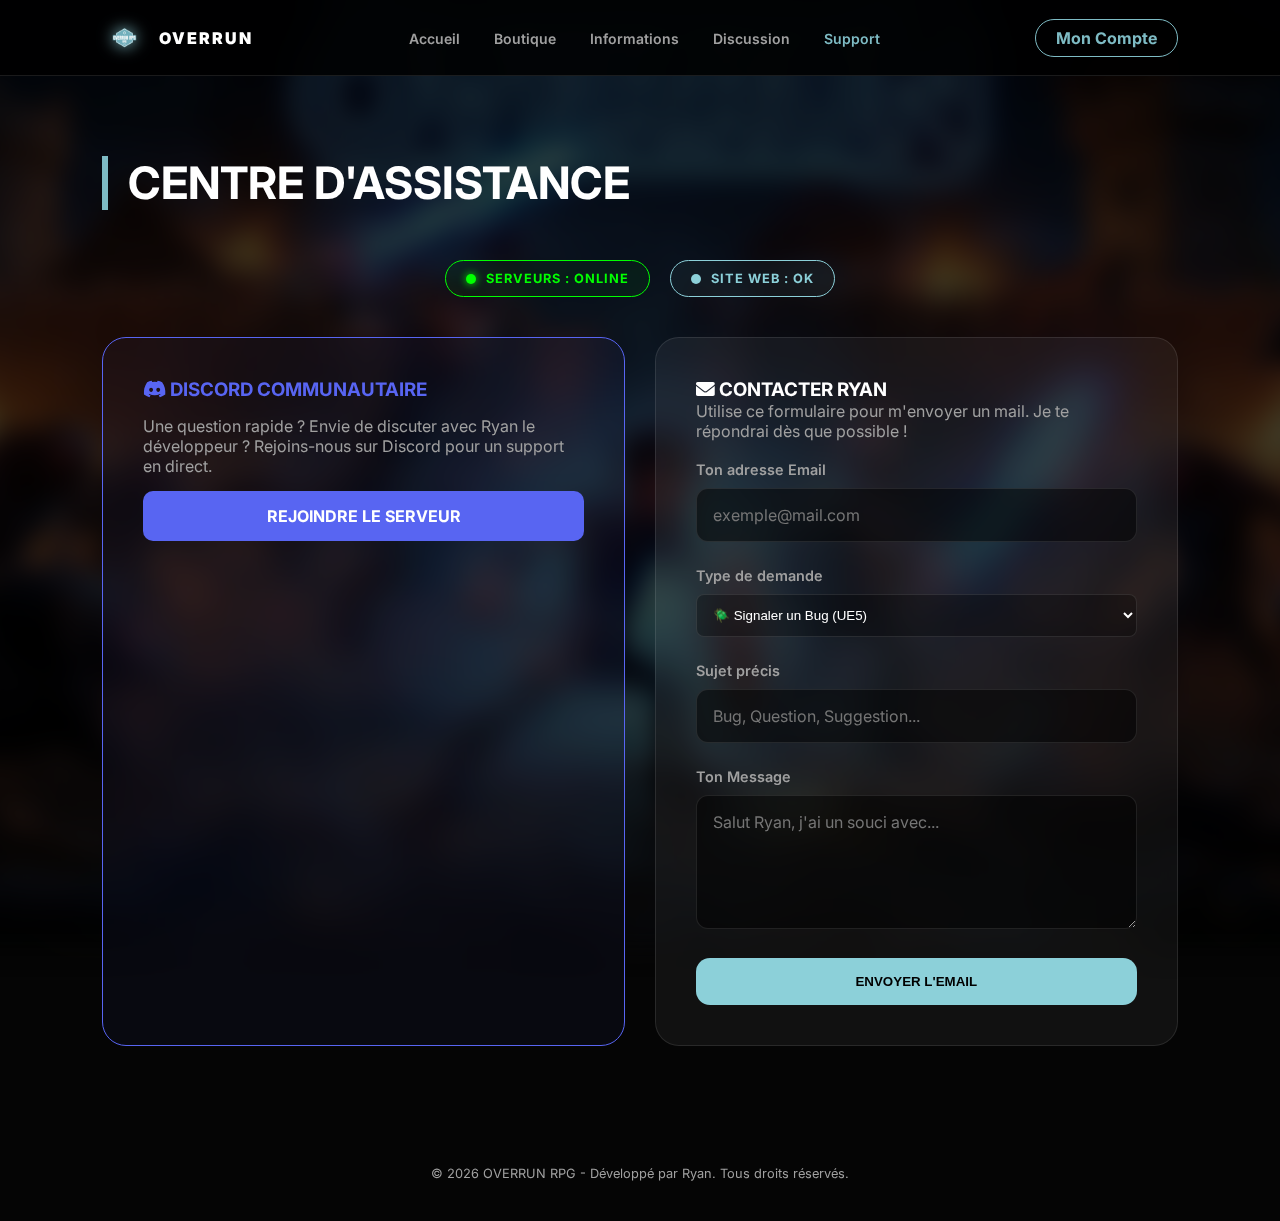
<file: support.html>
<!DOCTYPE html>
<html lang="fr">
<head>
    <meta charset="UTF-8">
    <title>Support | OVERRUN RPG</title>
    <link rel="icon" type="image/png" href="logo.png">
    <link rel="stylesheet" href="style.css">
    <link rel="stylesheet" href="https://cdnjs.cloudflare.com/ajax/libs/font-awesome/6.0.0/css/all.min.css">
    <style>
        /* Animation pour le point vert qui clignote */
        @keyframes pulse-green {
            0% { opacity: 1; transform: scale(1); }
            50% { opacity: 0.5; transform: scale(1.2); }
            100% { opacity: 1; transform: scale(1); }
        }
        .status-dot {
            width: 10px; height: 10px; border-radius: 50%;
            animation: pulse-green 2s infinite;
        }
        /* Style pour le menu déroulant */
        select {
            width: 100%; padding: 12px; border-radius: 8px;
            border: 1px solid rgba(255,255,255,0.1);
            background: rgba(0,0,0,0.3); color: white;
            outline: none; cursor: pointer;
        }
        select option { background: #111; color: white; }

        /* Effet spécial pour le bouton Discord */
        .btn-discord {
            display: block;
            background: #5865F2; 
            color: white; 
            border: none; 
            text-align: center;
            padding: 15px;
            border-radius: 10px;
            text-decoration: none;
            font-weight: bold;
            transition: 0.3s;
        }
        .btn-discord:hover {
            background: #4752c4;
            box-shadow: 0 0 20px rgba(88, 101, 242, 0.4);
            transform: translateY(-2px);
        }
    </style>
</head>
<body>
    <div class="bg-blurred"></div>

    <header>
        <a href="index.html" class="brand">
            <img src="logo.png" alt="Logo">
            <span class="brand-text">OVERRUN</span>
        </a>
        <nav>
            <a href="index.html">Accueil</a>
            <a href="boutique.html">Boutique</a>
            <a href="informations.html">Informations</a> 
            <a href="discussion.html">Discussion</a> 
            <a href="support.html" class="active">Support</a>
        </nav>
        <a href="compte.html" class="btn-account">Mon Compte</a>
    </header>

    <div class="container">
        <h2 class="section-title">Centre d'Assistance</h2>

        <div style="display: flex; justify-content: center; gap: 20px; margin-bottom: 40px;">
            <div style="background: rgba(0, 255, 0, 0.05); border: 1px solid #00ff00; padding: 10px 20px; border-radius: 50px; display: flex; align-items: center; gap: 10px;">
                <div class="status-dot" style="background: #00ff00; box-shadow: 0 0 8px #00ff00;"></div>
                <span style="font-size: 0.8rem; color: #00ff00; font-weight: bold; letter-spacing: 1px;">SERVEURS : ONLINE</span>
            </div>
            <div style="background: rgba(140, 208, 217, 0.05); border: 1px solid #8cd0d9; padding: 10px 20px; border-radius: 50px; display: flex; align-items: center; gap: 10px;">
                <div style="width: 10px; height: 10px; background: #8cd0d9; border-radius: 50%;"></div>
                <span style="font-size: 0.8rem; color: #8cd0d9; font-weight: bold; letter-spacing: 1px;">SITE WEB : OK</span>
            </div>
        </div>

        <div class="support-container">
            
            <div class="support-box" style="border-color: #5865F2; background: rgba(88, 101, 242, 0.05);">
                <h3 style="color: #5865F2;"><i class="fab fa-discord"></i> DISCORD COMMUNAUTAIRE</h3>
                <p style="margin: 15px 0; color: var(--text-dim);">
                    Une question rapide ? Envie de discuter avec Ryan le développeur ? Rejoins-nous sur Discord pour un support en direct.
                </p>
                <a href="https://discord.gg/MxCnDspx9F" target="_blank" class="btn-discord">
                    REJOINDRE LE SERVEUR
                </a>
            </div>

            <div class="support-box">
                <h3><i class="fas fa-envelope"></i> CONTACTER RYAN</h3>
                <p style="margin-bottom: 20px; color: var(--text-dim);">
                    Utilise ce formulaire pour m'envoyer un mail. Je te répondrai dès que possible !
                </p>
                
                <form action="https://formspree.io/f/xreapjdl" method="POST">
                    <div class="input-group">
                        <label>Ton adresse Email</label>
                        <input type="email" name="email" placeholder="exemple@mail.com" required>
                    </div>

                    <div class="input-group">
                        <label>Type de demande</label>
                        <select name="type_demande" required>
                            <option value="bug">🪲 Signaler un Bug (UE5)</option>
                            <option value="don">💎 Question sur les Dons</option>
                            <option value="compte">👤 Problème de Compte</option>
                            <option value="suggestion">💡 Suggestion pour le jeu</option>
                            <option value="autre">📝 Autre demande</option>
                        </select>
                    </div>
                    
                    <div class="input-group">
                        <label>Sujet précis</label>
                        <input type="text" name="subject" placeholder="Bug, Question, Suggestion..." required>
                    </div>

                    <div class="input-group">
                        <label>Ton Message</label>
                        <textarea name="message" rows="5" placeholder="Salut Ryan, j'ai un souci avec..." required></textarea>
                    </div>

                    <button type="submit" class="btn-buy" style="background: #8cd0d9; color: black; border: none; font-weight: bold;">
                        ENVOYER L'EMAIL
                    </button>
                </form>
            </div>

        </div>
    </div>

    <footer style="text-align: center; padding: 40px; color: var(--text-dim); font-size: 0.8rem;">
        &copy; 2026 OVERRUN RPG - Développé par Ryan. Tous droits réservés.
    </footer>

</body>

</html>
</file>
<file: style.css>
/* --- POLICE ET VARIABLES --- */
@import url('https://fonts.googleapis.com/css2?family=Inter:wght@400;700;900&display=swap');

:root {
    --bg: #050505;
    --accent: #7ebbc4;
    --accent-glow: rgba(126, 187, 196, 0.3);
    --glass: rgba(255, 255, 255, 0.05);
    --glass-border: rgba(255, 255, 255, 0.1);
    --text: #ffffff;
    --text-dim: #a0a0a0;
    --error: #ff4d4d;
}

/* --- RESET & BASE --- */
* { 
    box-sizing: border-box; 
    margin: 0; 
    padding: 0; 
}

html, body { 
    height: 100%; 
    width: 100%; 
}

body {
    background-color: var(--bg);
    color: var(--text);
    font-family: 'Inter', sans-serif;
    display: flex;
    flex-direction: column;
    overflow-x: hidden;
}

/* --- FOND D'ÉCRAN FLOU (Boutique, Support, Compte) --- */
.bg-blurred {
    position: fixed;
    top: 0; left: 0;
    width: 100%; height: 100%;
    background: linear-gradient(rgba(0,0,0,0.75), rgba(0,0,0,0.75)), url('fond-accueil.jpg');
    background-size: cover;
    background-position: center;
    filter: blur(12px);
    z-index: -1;
    transform: scale(1.1);
}

/* --- HEADER / NAVIGATION --- */
header {
    background: rgba(0, 0, 0, 0.85);
    backdrop-filter: blur(15px);
    padding: 15px 8%;
    display: flex;
    justify-content: space-between;
    align-items: center;
    border-bottom: 1px solid var(--glass-border);
    position: sticky; top: 0; z-index: 1000;
}

.brand { display: flex; align-items: center; gap: 12px; text-decoration: none; }
.brand img { height: 45px; filter: drop-shadow(0 0 8px var(--accent)); }
.brand-text { font-weight: 900; letter-spacing: 2px; color: #fff; text-transform: uppercase; }

nav a { color: var(--text-dim); text-decoration: none; margin: 0 15px; font-weight: 600; transition: 0.3s; font-size: 14px; }
nav a:hover, nav a.active { color: var(--accent); }

.btn-account {
    border: 1px solid var(--accent); color: var(--accent);
    padding: 8px 20px; border-radius: 50px; text-decoration: none; font-weight: 700; transition: 0.3s;
}
.btn-account:hover { background: var(--accent); color: #000; }

/* --- ACCUEIL (HERO SECTION) --- */
.hero-home { 
    flex: 1;
    display: flex; 
    flex-direction: column; 
    justify-content: center; 
    align-items: center; 
    text-align: center;
    background: linear-gradient(rgba(0,0,0,0.3), var(--bg)), url('fond-accueil.jpg');
    background-size: cover;
    background-position: center;
    padding: 40px;
}

.hero-home h1 { font-size: clamp(2.5rem, 8vw, 5rem); font-weight: 900; margin-bottom: 20px; line-height: 0.9; }
.hero-home p { font-size: 1.2rem; color: var(--text-dim); max-width: 700px; margin-bottom: 35px; }

/* --- BOUTIQUE & CONTENEURS --- */
.container { padding: 80px 8%; flex: 1; }
.section-title { font-size: 2.8rem; margin-bottom: 50px; border-left: 6px solid var(--accent); padding-left: 20px; text-transform: uppercase; }

.games-grid { display: grid; grid-template-columns: repeat(auto-fit, minmax(320px, 1fr)); gap: 30px; }
.game-card {
    background: var(--glass); border: 1px solid var(--glass-border); border-radius: 24px;
    overflow: hidden; transition: 0.4s cubic-bezier(0.175, 0.885, 0.32, 1.275); position: relative;
    backdrop-filter: blur(5px);
}
.game-card:hover { transform: translateY(-12px); border-color: var(--accent); box-shadow: 0 15px 30px rgba(0,0,0,0.5); }
.game-img { width: 100%; height: 240px; object-fit: cover; }
.card-body { padding: 30px; }
.price { display: block; font-size: 1.6rem; font-weight: 800; color: var(--accent); margin: 15px 0; }

/* --- BOUTONS --- */
.btn-buy {
    width: 100%; padding: 16px; background: var(--accent); border: none; border-radius: 14px;
    color: #000; font-weight: 900; cursor: pointer; text-transform: uppercase; transition: 0.3s;
    text-decoration: none; display: block; text-align: center;
}
.btn-buy:hover { filter: brightness(1.2); transform: scale(1.02); }

.card-badge {
    position: absolute; top: 20px; right: 20px; background: rgba(0,0,0,0.8); 
    padding: 6px 15px; border-radius: 30px; font-size: 10px; font-weight: bold; border: 1px solid var(--accent);
}

/* --- SUPPORT & COMPTE --- */
.support-container { display: flex; gap: 30px; flex-wrap: wrap; }
.support-box {
    flex: 1; min-width: 320px; background: var(--glass); padding: 40px; 
    border-radius: 24px; border: 1px solid var(--glass-border); backdrop-filter: blur(15px);
}

.input-group { margin-bottom: 25px; }
.input-group label { display: block; margin-bottom: 10px; color: var(--text-dim); font-size: 0.9rem; font-weight: 600; }
.input-group input, .input-group textarea {
    width: 100%; padding: 16px; background: rgba(0, 0, 0, 0.5); border: 1px solid var(--glass-border);
    border-radius: 12px; color: white; outline: none; font-family: inherit; font-size: 1rem;
}
.input-group input:focus { border-color: var(--accent); }

/* --- MODALES --- */
.modal {
    display: none; position: fixed; top: 0; left: 0;
    width: 100%; height: 100%; z-index: 2000;
    justify-content: center; align-items: center;
    background: rgba(0,0,0,0.6);
}

.modal-content {
    background: #0d1117; padding: 45px; border-radius: 28px;
    border: 1px solid var(--glass-border); width: 90%; max-width: 420px;
    position: relative; box-shadow: 0 25px 60px rgba(0,0,0,0.8);
    backdrop-filter: blur(20px);
}

.close-modal {
    position: absolute; top: 20px; right: 25px;
    cursor: pointer; color: var(--text-dim); font-size: 28px;
}

.auth-error {
    color: var(--error); background: rgba(255, 77, 77, 0.1);
    padding: 10px; border-radius: 8px; margin-bottom: 20px;
    font-size: 0.85rem; text-align: center; display: none;
}
</file>
